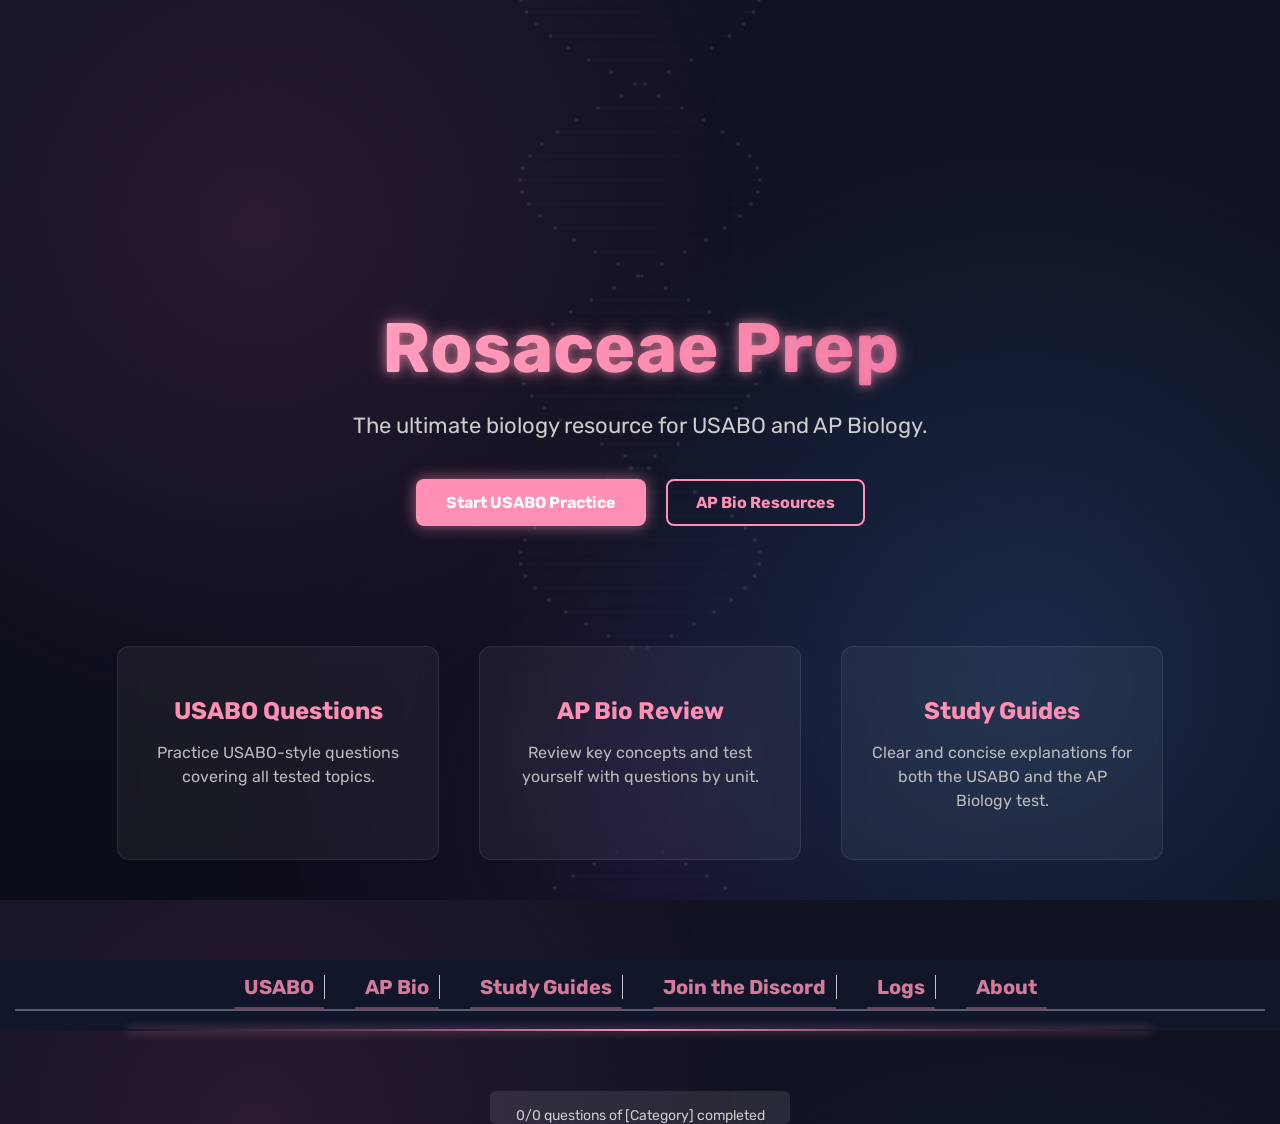
<file: index.html>
<!DOCTYPE html>
<html>

<head>
  <title>Rosaceae Prep</title>
  <link rel="stylesheet" href="style.css">

  <style>
    body {
      margin: 0;
      overflow-x: hidden;
      font-family: 'Rubik', Arial, sans-serif;
      text-align: center;
      color: white;

      /* Apple-style gradient base */
      background: radial-gradient(circle at 20% 25%, #2a1a33 0%, transparent 40%),
                  radial-gradient(circle at 80% 75%, #1a2a4a 0%, transparent 45%),
                  radial-gradient(circle at 50% 90%, #1a0f2a 0%, transparent 40%),
                  linear-gradient(180deg, #111321 0%, #0b0d18 100%);

      min-height: 100vh;
    }

   h1 {
      font-size: 70px;
      margin-bottom: 10px;

      background: linear-gradient(to right, #ffe3ef, #ff8fb3, #b8326a);
      -webkit-background-clip: text;
      -webkit-text-fill-color: transparent;

      text-shadow:
        0 0 8px rgba(255, 120, 170, 0.8),
        0 0 18px rgba(255, 120, 170, 0.6),
        0 0 32px rgba(255, 120, 170, 0.4);
    }

    .subtitle {
      font-size: 22px;
      color: #ccc;
      margin-bottom: 40px;
    }

    .hero {
      padding-top: 140px;
      margin-bottom: 80px;
      position: relative;
      z-index: 1;
    }

    /* Buttons */
    .buttons {
      display: flex;
      justify-content: center;
      gap: 20px;
      margin-top: 30px;
      flex-wrap: wrap;
    }

    .main-btn {
      background: #ff8fb3;
      color: white;
      padding: 14px 30px;
      border-radius: 8px;
      text-decoration: none;
      font-weight: bold;
      box-shadow: 0 0 15px rgba(255, 143, 179, 0.6);
      transition: all 0.3s;
    }

    .main-btn:hover {
      background: #ff6fa3;
      box-shadow: 0 0 25px rgba(255, 143, 179, 1);
    }

    .secondary-btn {
      border: 2px solid #ff8fb3;
      color: #ff8fb3;
      padding: 12px 28px;
      border-radius: 8px;
      text-decoration: none;
      font-weight: bold;
      transition: all 0.3s;
    }

    .secondary-btn:hover {
      background: #ff8fb3;
      color: white;
    }

    /* Feature cards */
    .features {
      display: flex;
      justify-content: center;
      gap: 40px;
      flex-wrap: wrap;
      margin-bottom: 100px;
      position: relative;
      z-index: 1;
    }

    .card {
      width: 260px;
      padding: 30px;
      background: rgba(255, 255, 255, 0.05);
      border-radius: 12px;
      border: 1px solid rgba(255, 255, 255, 0.08);
      backdrop-filter: blur(12px);
      transition: all 0.3s;
    }

    .card:hover {
      transform: translateY(-8px);
      box-shadow: 0 0 25px rgba(255, 143, 179, 0.35);
    }

    .card h2 {
      color: #ff8fb3;
      margin-bottom: 10px;
    }

    .card p {
      color: #bbb;
      font-size: 16px;
      line-height: 1.5;
    }

    /* Navbar */
    nav {
      margin-top: 60px;
      margin-bottom: 60px;
      position: relative;
      z-index: 1;
    }

    nav ul {
      list-style: none;
      padding: 0;
      display: flex;
      justify-content: center;
      gap: 30px;
      flex-wrap: wrap;
      border-bottom: 2px solid rgba(255, 255, 255, 0.3);
      padding-bottom: 10px;
    }

    nav li {
      position: relative;
      padding: 0 10px;
    }

    nav li::after {
      content: '';
      position: absolute;
      bottom: -10px;
      left: 0;
      width: 100%;
      height: 2px;
      background: rgba(255, 143, 179, 0.6);
      border-radius: 1px;
      opacity: 0.6;
    }

    nav a {
      color: #d47a9a;
      font-size: 20px;
      text-decoration: none;
      font-weight: bold;
      transition: color 0.3s;
    }

    nav a:hover {
      color: #c75c85;
    }

    /* DNA Canvas */
    #dnaCanvas {
      position: fixed;
      top: 0;
      left: 0;
      width: 100%;
      height: 100%;
      z-index: 0;
      pointer-events: none;
      opacity: 0.35;
    }

    /* Question Progress */
    .progress-container {
      width: 300px;
      margin: 20px auto;
      background: rgba(255, 255, 255, 0.1);
      border-radius: 6px;
      overflow: hidden;
      position: relative;
      z-index: 1;
    }

    .progress-bar {
      width: 0%;
      height: 10px;
      background: linear-gradient(90deg, #ff8fb3, #ff5fa0);
      transition: width 0.3s;
    }

    .progress-text {
      color: #ccc;
      font-size: 14px;
      margin-top: 6px;
    }

    @media screen and (max-width: 768px) {
      h1 {
        font-size: 48px;
      }

      .features {
        flex-direction: column;
        align-items: center;
      }

      nav ul {
        flex-direction: column;
        gap: 15px;
      }
    }
  </style>
</head>

<body>

  <canvas id="dnaCanvas"></canvas>

  <div class="hero">
    <h1>Rosaceae Prep</h1>
    <p class="subtitle">The ultimate biology resource for USABO and AP Biology.</p>

    <div class="buttons">
      <a href="usabo.html" class="main-btn">Start USABO Practice</a>
      <a href="apbio.html" class="secondary-btn">AP Bio Resources</a>
    </div>
  </div>

  <div class="features">
    <div class="card">
      <h2>USABO Questions</h2>
      <p>Practice USABO-style questions covering all tested topics.</p>
    </div>
    <div class="card">
      <h2>AP Bio Review</h2>
      <p>Review key concepts and test yourself with questions by unit.</p>
    </div>
    <div class="card">
      <h2>Study Guides</h2>
      <p>Clear and concise explanations for both the USABO and the AP Biology test.</p>
    </div>
  </div>

  <nav>
    <ul>
      <li><a href="usabo.html">USABO</a></li>
      <li><a href="apbio.html">AP Bio</a></li>
      <li><a href="studyguides.html">Study Guides</a></li>
      <li><a href="discord.html">Join the Discord</a></li>
      <li><a href="logs.html">Logs</a></li>
      <li><a href="about.html">About</a></li>
    </ul>
  </nav>

  <div class="progress-container">
    <div class="progress-bar" id="progressBar"></div>
    <div class="progress-text" id="progressText">0/0 questions of [Category] completed</div>
  </div>

  <script>
    const canvas = document.getElementById("dnaCanvas");
    const ctx = canvas.getContext("2d");

    function resizeCanvas() {
      canvas.width = window.innerWidth;
      canvas.height = window.innerHeight;
    }

    resizeCanvas();
    window.addEventListener("resize", resizeCanvas);

    let t = 0;

    function drawDNA() {
      ctx.clearRect(0, 0, canvas.width, canvas.height);
      const centerX = canvas.width / 2;

      for (let y = 0; y < canvas.height; y += 12) {
        const x1 = centerX + Math.sin((y + t) / 60) * 120;
        const x2 = centerX + Math.sin((y + t) / 60 + Math.PI) * 120;

        ctx.beginPath();
        ctx.arc(x1, y, 2, 0, Math.PI * 2);
        ctx.fillStyle = "rgba(255,255,255,0.25)";
        ctx.fill();

        ctx.beginPath();
        ctx.arc(x2, y, 2, 0, Math.PI * 2);
        ctx.fillStyle = "rgba(255,255,255,0.25)";
        ctx.fill();

        ctx.beginPath();
        ctx.moveTo(x1, y);
        ctx.lineTo(x2, y);
        ctx.strokeStyle = "rgba(255,255,255,0.08)";
        ctx.stroke();
      }

      t += 2;
      requestAnimationFrame(drawDNA);
    }

    drawDNA();

    function updateProgress(completed, total, category) {
      const bar = document.getElementById("progressBar");
      const text = document.getElementById("progressText");
      const percent = total === 0 ? 0 : (completed / total) * 100;
      bar.style.width = percent + "%";
      text.innerText = `${completed}/${total} questions of ${category} completed`;
    }
  </script>

</body>

</html>
</file>
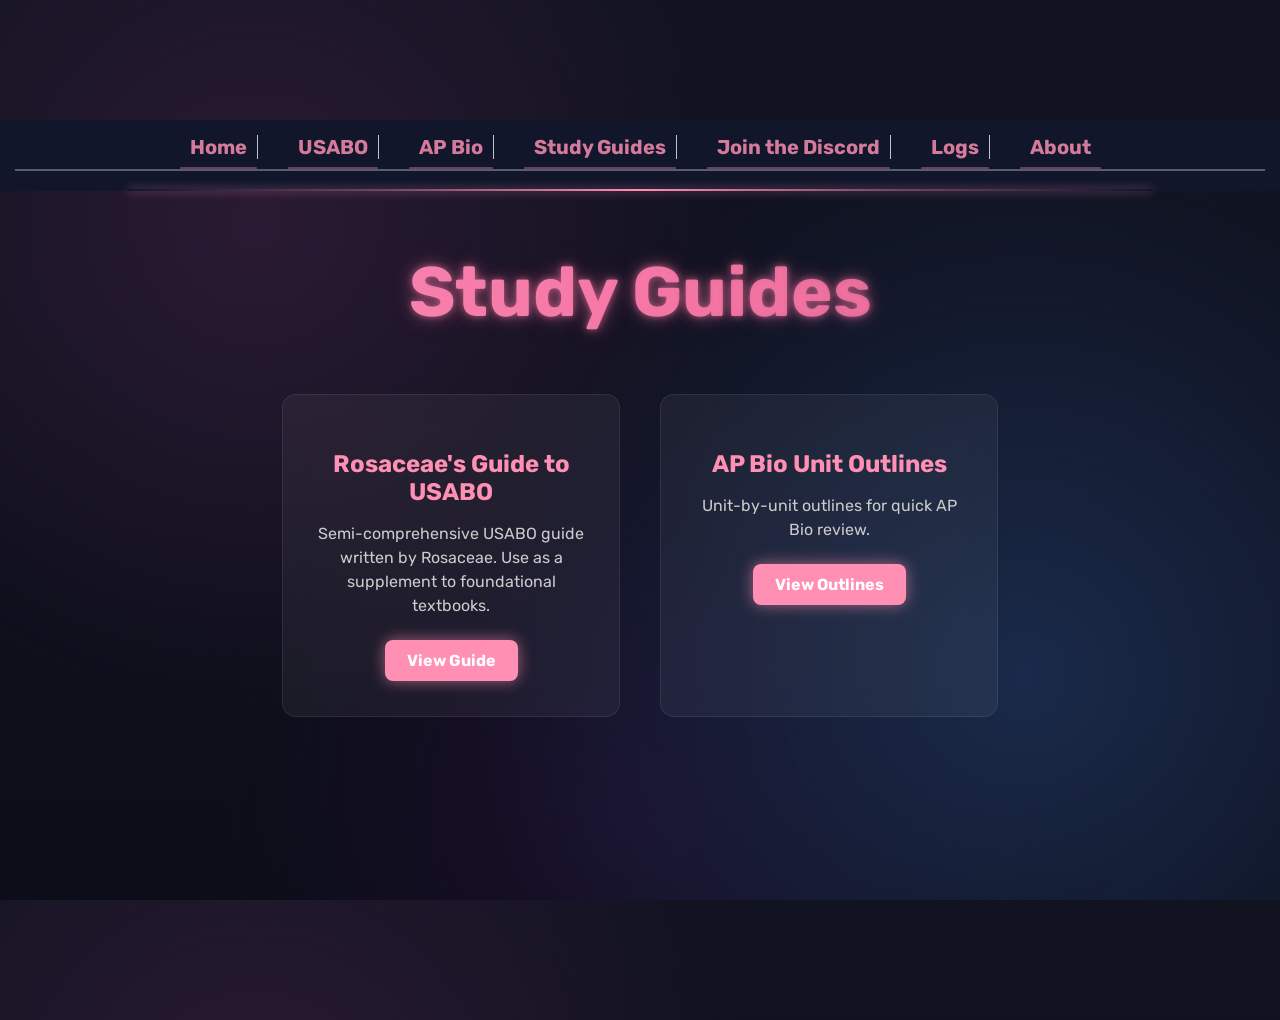
<file: studyguides.html>
<!DOCTYPE html>
<html>

<head>
  <title>Study Guides</title>
  <link rel="stylesheet" href="style.css">

  <style>

    body {
      margin: 0;
      font-family: 'Rubik', Arial, sans-serif;
      text-align: center;
      color: white;

      /* Apple-style gradient */
      background:
        radial-gradient(circle at 20% 25%, #2a1a33 0%, transparent 40%),
        radial-gradient(circle at 80% 75%, #1a2a4a 0%, transparent 45%),
        radial-gradient(circle at 50% 90%, #1a0f2a 0%, transparent 40%),
        linear-gradient(180deg, #111321 0%, #0b0d18 100%);

      min-height: 100vh;
      padding-top: 120px;
    }

    /* Navbar */

    nav {
      margin-bottom: 60px;
    }

    nav ul {
      list-style: none;
      padding: 0;
      display: flex;
      justify-content: center;
      gap: 30px;
      flex-wrap: wrap;
      border-bottom: 2px solid rgba(255,255,255,0.3);
      padding-bottom: 10px;
    }

    nav li {
      position: relative;
      padding: 0 10px;
    }

    nav li::after {
      content: '';
      position: absolute;
      bottom: -10px;
      left: 0;
      width: 100%;
      height: 2px;
      background: rgba(255,143,179,0.6);
      border-radius: 1px;
      opacity: 0.6;
    }

    nav a {
      color: #d47a9a;
      font-size: 20px;
      text-decoration: none;
      font-weight: bold;
      transition: color 0.3s;
    }

    nav a:hover {
      color: #c75c85;
    }

    /* Title */

    h1 {
  font-size: 70px;
  margin-bottom: 60px;

  background: linear-gradient(to right, #f4b6cc, #e97aa3, #a6456c);
  -webkit-background-clip: text;
  -webkit-text-fill-color: transparent;

  text-shadow:
    0 0 6px rgba(255,120,170,0.5),
    0 0 14px rgba(255,120,170,0.35),
    0 0 24px rgba(255,120,170,0.25);
}

    /* Cards */

    .guides-container {
      display: flex;
      justify-content: center;
      gap: 40px;
      flex-wrap: wrap;
      margin-bottom: 120px;
    }

    .guide-card {
      width: 280px;
      padding: 35px 28px;

      background: rgba(255,255,255,0.05);
      border-radius: 14px;
      border: 1px solid rgba(255,255,255,0.08);

      backdrop-filter: blur(14px);

      transition: all 0.3s;
    }

    .guide-card:hover {
      transform: translateY(-8px);
      box-shadow: 0 0 25px rgba(255,143,179,0.35);
    }

    .guide-card h2 {
      color: #ff8fb3;
      margin-bottom: 15px;
      font-size: 24px;
    }

    .guide-card p {
      color: #ccc;
      font-size: 16px;
      line-height: 1.5;
      margin-bottom: 22px;
    }

    /* Button */

    .guide-card a {
      display: inline-block;
      text-decoration: none;

      background: #ff8fb3;
      color: white;

      padding: 11px 22px;
      border-radius: 8px;
      font-weight: bold;

      box-shadow: 0 0 15px rgba(255,143,179,0.6);

      transition: all 0.3s;
    }

    .guide-card a:hover {
      background: #ff6fa3;
      box-shadow: 0 0 25px rgba(255,143,179,1);
    }

    /* Mobile */

    @media screen and (max-width:768px) {

      h1 {
        font-size: 48px;
      }

      .guides-container {
        flex-direction: column;
        align-items: center;
        gap: 30px;
      }

      nav ul {
        flex-direction: column;
        gap: 15px;
      }

    }

  </style>

</head>

<body data-page="studyguides">

<nav>
  <ul>
    <li><a href="index.html">Home</a></li>
    <li><a href="usabo.html">USABO</a></li>
    <li><a href="apbio.html">AP Bio</a></li>
    <li><a href="studyguides.html">Study Guides</a></li>
    <li><a href="discord.html">Join the Discord</a></li>
    <li><a href="logs.html">Logs</a></li>
    <li><a href="about.html">About</a></li>
  </ul>
</nav>

<h1>Study Guides</h1>

<div class="guides-container">

  <div class="guide-card">
    <h2>Rosaceae's Guide to USABO</h2>
    <p>Semi-comprehensive USABO guide written by Rosaceae. Use as a supplement to foundational textbooks.</p>
    <a href="https://1drv.ms/w/c/9A99DCDB1A93CB05/AUlM0ybYxX5CptWrNsH8WP8?e=lhYofH" target="_blank">View Guide</a>
  </div>

  <div class="guide-card">
    <h2>AP Bio Unit Outlines</h2>
    <p>Unit-by-unit outlines for quick AP Bio review.</p>
    <a href="https://docs.google.com/document/d/1eXD1sy2DPwPPGZMf7lB-5PFva-3tcv90N2zp3jirqz4/edit?usp=sharing" target="_blank">View Outlines</a>
  </div>

</div>

</body>

</html>
</file>
<file: style.css>
/* Import Rubik font */
@import url('https://fonts.googleapis.com/css2?family=Rubik:wght@300;400;500;700;900&display=swap');

/* Global Styles */
html, body {
  height: 100%;
  margin: 0;
}

body {
  min-height: 100vh;
  background: linear-gradient(135deg, #0b0f1a 0%, #11162b 50%, #1a0b26 100%);
  background-attachment: fixed;
  color: white;
  font-family: 'Rubik', Arial, sans-serif;
  text-align: center;
}

/* Navigation */
nav {
  background: #11162b;
  padding: 15px;
  position: relative;
  padding-bottom: 20px;
}

/* glowing divider under navbar */
nav::after {
  content: "";
  position: absolute;
  left: 50%;
  bottom: 0;
  width: 80%;
  height: 2px;
  transform: translateX(-50%);
  background: linear-gradient(
    to right,
    transparent,
    rgba(255,143,179,0.4),
    #ff8fb3,
    rgba(255,143,179,0.4),
    transparent
  );
  box-shadow: 0 0 10px rgba(255,143,179,0.7);
}

nav ul {
  list-style: none;
  display: flex;
  justify-content: center;
  align-items: center;
  margin: 0;
  padding: 0;
}

nav li {
  display: flex;
  align-items: center;
  padding: 0 18px;
  border-right: 1px solid rgba(255,255,255,0.75);
}

nav li:last-child {
  border-right: none;
}

nav a {
  position: relative;
  color: #d47a9a;
  text-decoration: none;
  font-weight: bold;
}

nav a:hover {
  color: #ff8fb3;
}

/* glowing hover underline */
nav a::after {
  content: "";
  position: absolute;
  left: 50%;
  bottom: -6px;
  width: 0%;
  height: 2px;
  background: #ff8fb3;
  box-shadow: 0 0 6px #ff8fb3;
  transition: all 0.3s ease;
  transform: translateX(-50%);
}

nav a:hover::after {
  width: 70%;
}

/* Hero Section */
.hero {
  margin-top: 120px;
}

.hero h1 {
  font-size: 70px;
  animation: titleGlow 1.2s ease forwards;
}

.subtitle {
  font-size: 22px;
  color: #bbb;
  margin-bottom: 40px;
}

/* Buttons */
.buttons {
  display: flex;
  justify-content: center;
  gap: 20px;
  margin-bottom: 120px;
}

.main-btn {
  background: #ff8fb3;
  color: white;
  padding: 14px 28px;
  border-radius: 8px;
  text-decoration: none;
  font-weight: bold;
  transition: 0.3s;
  box-shadow: 0 0 15px rgba(255,143,179,0.6);
}

.main-btn:hover {
  background: #ff6fa3;
  box-shadow: 0 0 25px rgba(255,143,179,1);
}

.secondary-btn {
  border: 2px solid #ff8fb3;
  color: #ff8fb3;
  padding: 12px 26px;
  border-radius: 8px;
  text-decoration: none;
  font-weight: bold;
  transition: 0.3s;
}

.secondary-btn:hover {
  background: #ff8fb3;
  color: white;
}

/* Feature cards */
.features {
  display: flex;
  justify-content: center;
  gap: 40px;
  margin-bottom: 120px;
  flex-wrap: wrap;
}

.card {
  background: rgba(255,255,255,0.03);
  padding: 30px;
  width: 260px;
  border-radius: 12px;
  backdrop-filter: blur(10px);
  transition: 0.3s;
  border: 1px solid rgba(255,255,255,0.08);
}

.card:hover {
  transform: translateY(-8px);
  box-shadow: 0 0 20px rgba(255,143,179,0.3);
}

.card h2 {
  color: #ff8fb3;
}

/* title glow animation */
@keyframes titleGlow {
  0% {
    opacity: 0;
    text-shadow: none;
    transform: translateY(10px);
  }

  100% {
    opacity: 1;
    text-shadow:
      0 0 10px rgba(255,143,179,0.6),
      0 0 20px rgba(255,143,179,0.4);
    transform: translateY(0);
  }
}
</file>
